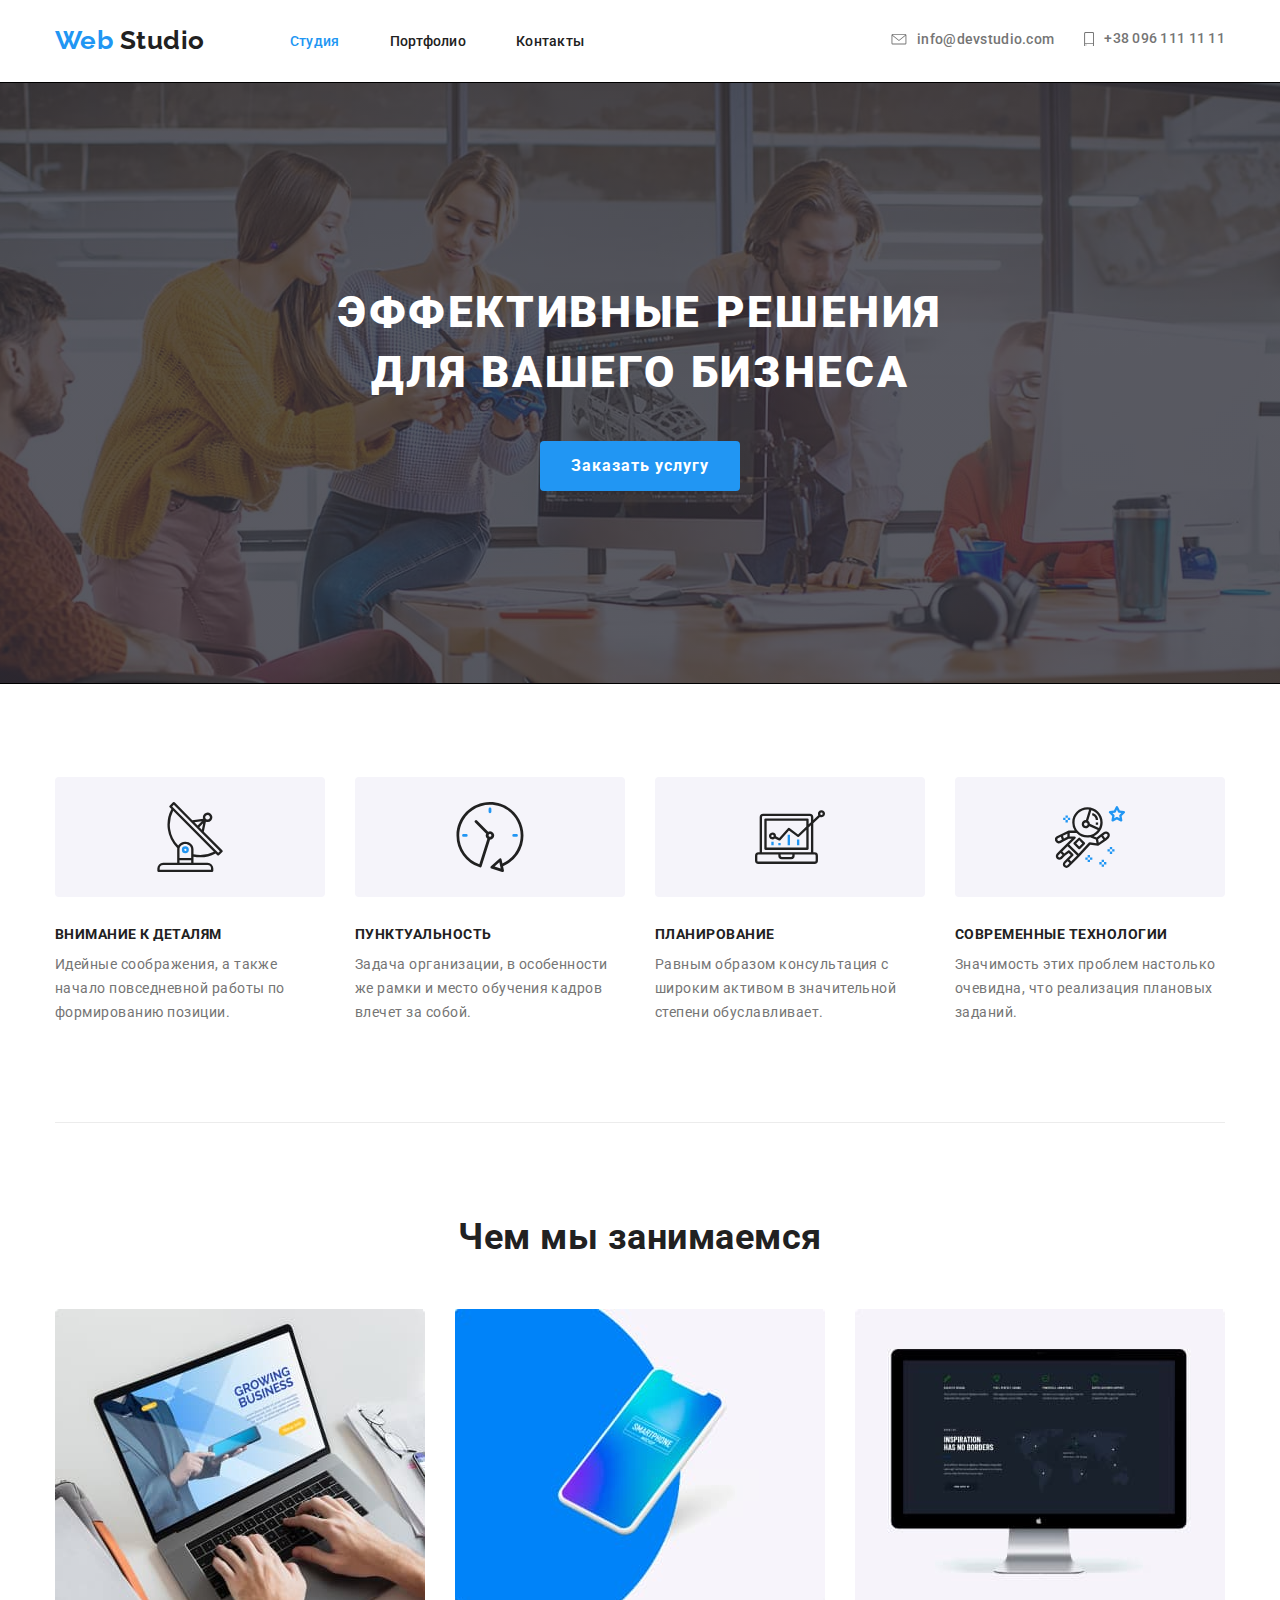
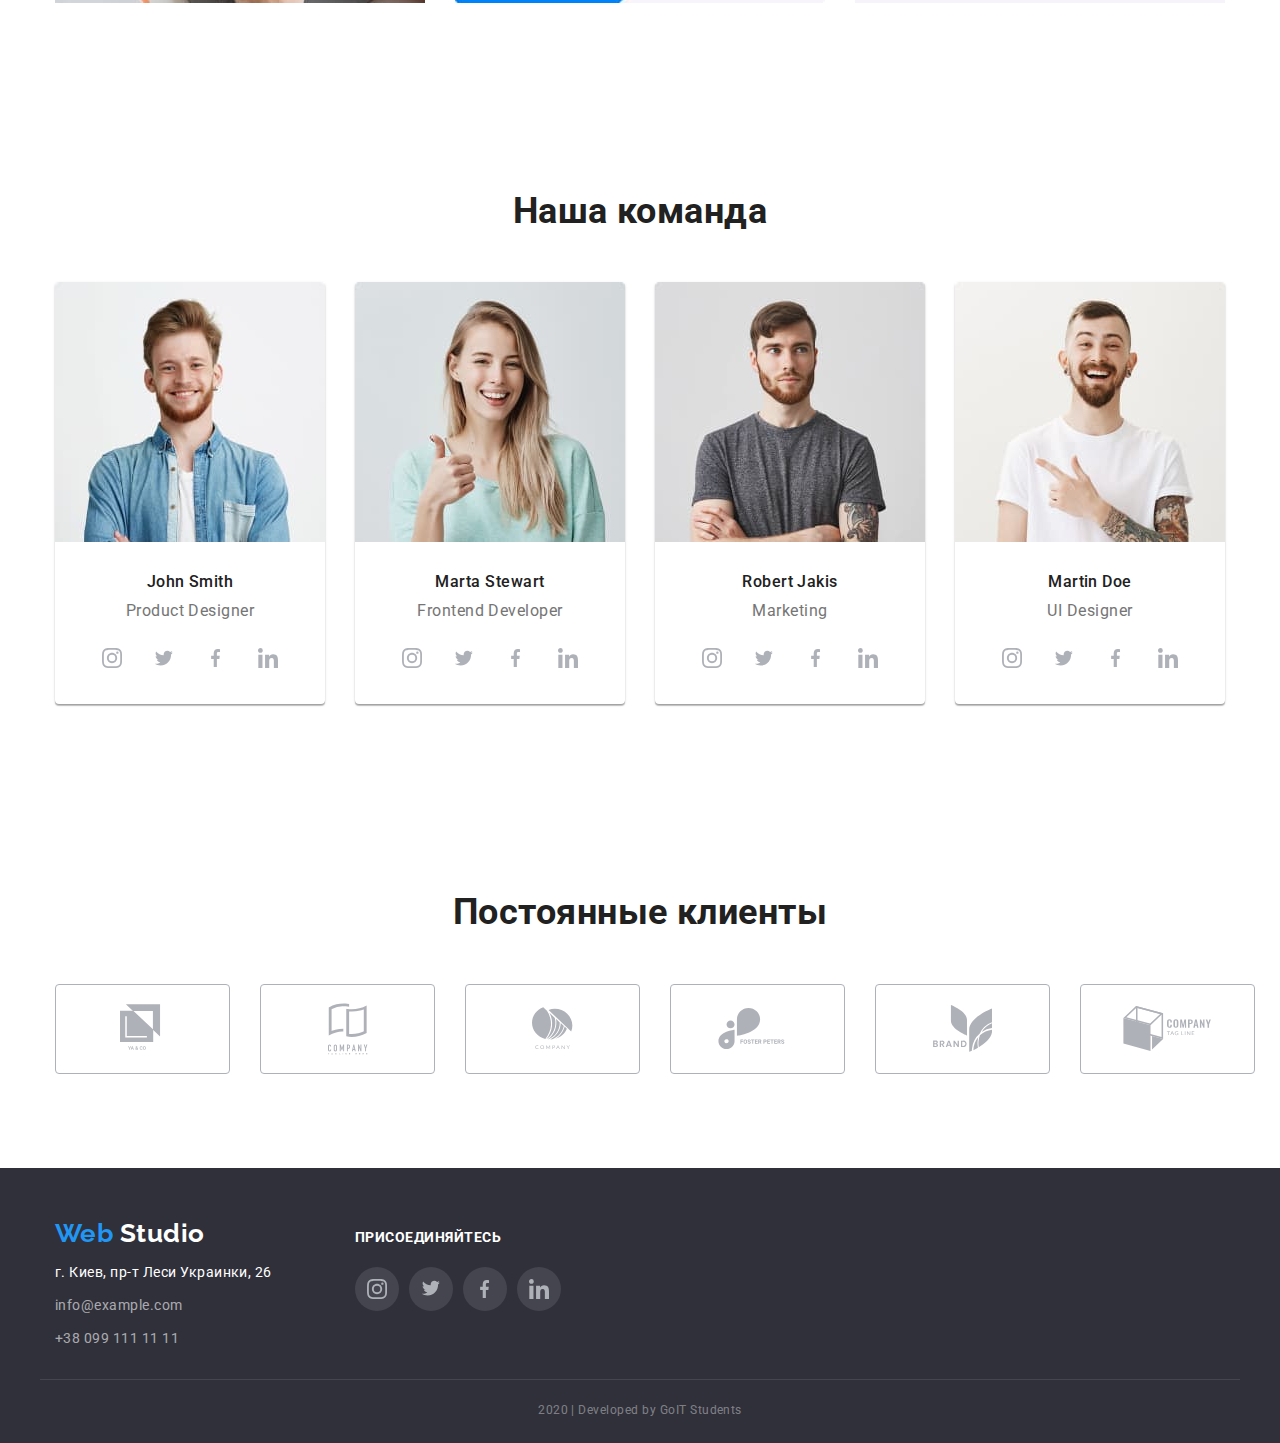
<file: index.html>
<!DOCTYPE html>
<html lang="ru">
  <head>
    <meta charset="UTF-8" />
    <meta name="viewport" content="width=device-width, initial-scale=1.0" />
    <title>Document</title>
    <link
      rel="stylesheet"
      href="//fonts.googleapis.com/css2?family=Raleway:wght@700&family=Roboto:wght@400;500;700&display=swap"
    />
    <link
      rel="stylesheet"
      href="https://cdnjs.cloudflare.com/ajax/libs/modern-normalize/0.6.0/modern-normalize.min.css"
    />
    <link rel="stylesheet" href="./css/styles.css" />
  </head>
  <body>
    <header class="border-nav">
      <div class="site-header container">
        <nav class="site-nav">
          <a href="./index.html" class="site-logo"> <span>Web</span> Studio</a>

          <ul class="site-list">
            <li class="item">
              <a href="./index.html" class="list-item active-page">Студия</a>
            </li>
            <li class="item">
              <a href="./portfolio.html" class="list-item">Портфолио</a>
            </li>
            <li class="item"><a href="" class="list-item">Контакты</a></li>
          </ul>
        </nav>

        <address>
          <ul class="site-contacts">
            <li class="contacts-item">
              <a href="mailto:info@devstudio.com" class="contacts-link">
                <svg class="icon-contact" width="16px" height="11.2px">
                  <use href="./img/sprite.svg#icon-mail"></use>
                </svg>
                info@devstudio.com
              </a>
            </li>
            <li class="contacts-item">
              <a href="tel:+380961111111" class="contacts-link"
                ><svg class="icon-contact" width="10px" height="14.94px">
                  <use href="./img/sprite.svg#icon-telephone"></use>
                </svg>
                +38 096 111 11 11</a
              >
            </li>
          </ul>
        </address>
      </div>
    </header>

    <main>
      <!--Секция герой-->

      <section>
        <div class="hero-overlay">
          <div class="hero container">
            <h1 class="hero-title">
              эффективные решения <br />
              для вашего бизнеса
            </h1>
            <button class="button-hero">Заказать услугу</button>
          </div>
        </div>
      </section>
      <!--Преимущества-->
      <section class="advantages">
        <div class="container">
          <h2 class="accessibility">Преимущества комапании</h2>
          <ul class="advantages-list">
            <li class="advantages-item">
              <div class="block-advantages">
                <svg class="icon-advantages" width="70" height="70">
                  <use href="./img/sprite.svg#icon-satelite"></use>
                </svg>
              </div>
              <h3 class="advantages-title">Внимание к деталям</h3>
              <p class="advantages-text">
                Идейные соображения, а также начало повседневной работы по
                формированию позиции.
              </p>
            </li>

            <li class="advantages-item">
              <div class="block-advantages">
                <svg class="icon-advantages" width="70" height="70">
                  <use href="./img/sprite.svg#icon-clock"></use>
                </svg>
              </div>
              <h3 class="advantages-title">Пунктуальность</h3>
              <p class="advantages-text">
                Задача организации, в особенности же рамки и место обучения
                кадров влечет за собой.
              </p>
            </li>
            <li class="advantages-item">
              <div class="block-advantages">
                <svg class="icon-advantages" width="70" height="70">
                  <use href="./img/sprite.svg#icon-computer"></use>
                </svg>
              </div>
              <h3 class="advantages-title">Планирование</h3>
              <p class="advantages-text">
                Равным образом консультация с широким активом в значительной
                степени обуславливает.
              </p>
            </li>
            <li class="advantages-item">
              <div class="block-advantages">
                <svg class="icon-advantages" width="70" height="70">
                  <use href="./img/sprite.svg#icon-astronaut"></use>
                </svg>
              </div>
              <h3 class="advantages-title">Современные технологии</h3>
              <p class="advantages-text">
                Значимость этих проблем настолько очевидна, что реализация
                плановых заданий.
              </p>
            </li>
          </ul>
        </div>
      </section>
      <!--Чем мы занимаемся-->
      <section class="we-do">
        <div class="container">
          <h2 class="title">
            Чем мы занимаемся
          </h2>

          <ul class="we-do-list">
            <li class="we-do-item">
              <img
                src="./img/laptop.jpg"
                alt="Изображение компьютера"
                width="370"
                height="294"
                class="img-block"
              />
              <div class="we-do-title-box">
                <h3 class="we-do-title">Десктопные приложения</h3>
              </div>
            </li>
            <li class="we-do-item">
              <img
                src="./img/cellphone.jpg"
                alt="Изображение телефона"
                width="370"
                height="294"
                class="img-block"
              />
              <div class="we-do-title-box">
                <h3 class="we-do-title">Мобильные приложения</h3>
              </div>
            </li>
            <li class="we-do-item">
              <img
                src="./img/monitor.jpg"
                alt="Изображение монитора с кодом на эране"
                width="370"
                height="294"
                class="img-block"
              />
              <div class="we-do-title-box">
                <h3 class="we-do-title">Дизайнерские решения</h3>
              </div>
            </li>
          </ul>
        </div>
      </section>
      <!--Наша команда-->
      <section class="team">
        <div class="container">
          <h2 class="title">Наша команда</h2>

          <ul class="team-list">
            <li class="team-item">
              <img
                src="./img/JohnSmith.jpg"
                alt="Фотография Джона Смита "
                width="270"
                height="260"
                class="photo-member img-block"
              />
              <h3 class="team-member">John Smith</h3>
              <p class="member-specialty">Product Designer</p>
              <ul class="social-networks">
                <li class="icon-radius">
                  <a href="" class="social-networks-item">
                    <svg class="icon-social" width="20px" height="20px">
                      <use href="./img/sprite.svg#icon-instagram"></use>
                    </svg>
                  </a>
                </li>
                <li class="icon-radius">
                  <a href="" class="social-networks-item">
                    <svg class="icon-social" width="20px" height="16.25px">
                      <use href="./img/sprite.svg#icon-twitter"></use>
                    </svg>
                  </a>
                </li>
                <li class="icon-radius">
                  <a href="" class="social-networks-item">
                    <svg class="icon-social" width="10px" height="20px">
                      <use href="./img/sprite.svg#icon-facebook"></use>
                    </svg>
                  </a>
                </li>
                <li class="icon-radius">
                  <a href="" class="social-networks-item">
                    <svg class="icon-social" width="20px" height="20px">
                      <use href="./img/sprite.svg#icon-linkedin"></use>
                    </svg>
                  </a>
                </li>
              </ul>
            </li>
            <li class="team-item">
              <img
                src="./img/MartaStewart.jpg"
                alt="Фотография Марты Стюарт "
                width="270"
                height="260"
                class="photo-member img-block"
              />
              <h3 class="team-member">Marta Stewart</h3>
              <p class="member-specialty">Frontend Developer</p>
              <ul class="social-networks">
                <li class="icon-radius">
                  <a href="" class="social-networks-item">
                    <svg class="icon-social" width="20px" height="20px">
                      <use href="./img/sprite.svg#icon-instagram"></use>
                    </svg>
                  </a>
                </li>
                <li class="icon-radius">
                  <a href="" class="social-networks-item">
                    <svg class="icon-social" width="20px" height="16.25px">
                      <use href="./img/sprite.svg#icon-twitter"></use>
                    </svg>
                  </a>
                </li>
                <li class="icon-radius">
                  <a href="" class="social-networks-item">
                    <svg class="icon-social" width="10px" height="20px">
                      <use href="./img/sprite.svg#icon-facebook"></use>
                    </svg>
                  </a>
                </li>
                <li class="icon-radius">
                  <a href="" class="social-networks-item">
                    <svg class="icon-social" width="20px" height="20px">
                      <use href="./img/sprite.svg#icon-linkedin"></use>
                    </svg>
                  </a>
                </li>
              </ul>
            </li>
            <li class="team-item">
              <img
                src="./img/RobertJakis.jpg"
                alt="Фотография Роберта Якиса "
                width="270"
                height="260"
                class="photo-member img-block"
              />
              <h3 class="team-member">Robert Jakis</h3>
              <p class="member-specialty">Marketing</p>
              <ul class="social-networks">
                <li class="icon-radius">
                  <a href="" class="social-networks-item">
                    <svg class="icon-social" width="20px" height="20px">
                      <use href="./img/sprite.svg#icon-instagram"></use>
                    </svg>
                  </a>
                </li>
                <li class="icon-radius">
                  <a href="" class="social-networks-item">
                    <svg class="icon-social" width="20px" height="16.25px">
                      <use href="./img/sprite.svg#icon-twitter"></use>
                    </svg>
                  </a>
                </li>
                <li class="icon-radius">
                  <a href="" class="social-networks-item">
                    <svg class="icon-social" width="10px" height="20px">
                      <use href="./img/sprite.svg#icon-facebook"></use>
                    </svg>
                  </a>
                </li>
                <li class="icon-radius">
                  <a href="" class="social-networks-item">
                    <svg class="icon-social" width="20px" height="20px">
                      <use href="./img/sprite.svg#icon-linkedin"></use>
                    </svg>
                  </a>
                </li>
              </ul>
            </li>
            <li class="team-item">
              <img
                src="./img/MartinDoe.jpg"
                alt="Фотография Мартина До "
                width="270"
                height="260"
                class="photo-member img-block"
              />
              <h3 class="team-member">Martin Doe</h3>
              <p class="member-specialty">UI Designer</p>
              <ul class="social-networks">
                <li class="icon-radius">
                  <a href="" class="social-networks-item">
                    <svg class="icon-social" width="20px" height="20px">
                      <use href="./img/sprite.svg#icon-instagram"></use>
                    </svg>
                  </a>
                </li>
                <li class="icon-radius">
                  <a href="" class="social-networks-item">
                    <svg class="icon-social" width="20px" height="16.25px">
                      <use href="./img/sprite.svg#icon-twitter"></use>
                    </svg>
                  </a>
                </li>
                <li class="icon-radius">
                  <a href="" class="social-networks-item">
                    <svg class="icon-social" width="10px" height="20px">
                      <use href="./img/sprite.svg#icon-facebook"></use>
                    </svg>
                  </a>
                </li>
                <li class="icon-radius">
                  <a href="" class="social-networks-item">
                    <svg class="icon-social" width="20px" height="20px">
                      <use href="./img/sprite.svg#icon-linkedin"></use>
                    </svg>
                  </a>
                </li>
              </ul>
            </li>
          </ul>
        </div>
      </section>
      <!--Постоянные клиенты-->
      <section class="our-clients">
        <div class="clients container">
          <h2 class="title">Постоянные клиенты</h2>
          <ul class="list">
            <li class="client-item">
              <a href="" class="client-link">
                <svg class="icon-clients" width="44.27" height="49.23">
                  <use href="./img/sprite.svg#icon-client1"></use>
                </svg>
              </a>
            </li>
            <li class="client-item">
              <a href="" class="client-link">
                <svg class="icon-clients" width="40" height="52">
                  <use href="./img/sprite.svg#icon-client2"></use>
                </svg>
              </a>
            </li>
            <li class="client-item">
              <a href="" class="client-link">
                <svg class="icon-clients" width="41" height="42.6">
                  <use href="./img/sprite.svg#icon-client3"></use>
                </svg>
              </a>
            </li>
            <li class="client-item">
              <a href="" class="client-link">
                <svg class="icon-clients" width="79.66" height="42.02">
                  <use href="./img/sprite.svg#icon-client4"></use>
                </svg>
              </a>
            </li>
            <li class="client-item">
              <a href="" class="client-link">
                <svg class="icon-clients" width="59" height="47">
                  <use href="./img/sprite.svg#icon-client5"></use>
                </svg>
              </a>
            </li>

            <li class="client-item">
              <a href="" class="client-link">
                <svg class="icon-clients" width="88.84" height="45.44">
                  <use href="./img/sprite.svg#icon-client6"></use>
                </svg>
              </a>
            </li>
          </ul>
        </div>
      </section>
    </main>

    <footer>
      <section class="section-footer">
        <div class="down container">
          <div class="address-flex">
            <a href="" class="site-logo"
              ><span>Web</span> <span class="studio-color">Studio</span>
            </a>
            <address class="address">
              <p class="street">г. Киев, пр-т Леси Украинки, 26</p>
              <ul class="address-list">
                <li class="item">
                  <a href="mailto:info@example.com" class="footer-contacts"
                    >info@example.com</a
                  >
                </li>
                <li class="item">
                  <a href="tel:+380991111111" class="footer-contacts"
                    >+38 099 111 11 11</a
                  >
                </li>
              </ul>
            </address>
          </div>
          <div class="footer-flex">
            <h3 class="follow">Присоединяйтесь</h3>

            <ul class="social-networks-footer">
              <li class="icon-radius">
                <a href="" class="social-networks-item">
                  <svg class="icon-social" width="20px" height="20px">
                    <use href="./img/sprite.svg#icon-instagram"></use>
                  </svg>
                </a>
              </li>
              <li class="icon-radius">
                <a href="" class="social-networks-item">
                  <svg class="icon-social" width="20px" height="16.25px">
                    <use href="./img/sprite.svg#icon-twitter"></use>
                  </svg>
                </a>
              </li>
              <li class="icon-radius">
                <a href="" class="social-networks-item">
                  <svg class="icon-social" width="10px" height="20px">
                    <use href="./img/sprite.svg#icon-facebook"></use>
                  </svg>
                </a>
              </li>
              <li class="icon-radius">
                <a href="" class="social-networks-item">
                  <svg class="icon-social" width="20px" height="20px">
                    <use href="./img/sprite.svg#icon-linkedin"></use>
                  </svg>
                </a>
              </li>
            </ul>
          </div>
        </div>
        <div class="footnote">
          <p>2020 | Developed by GoIT Students</p>
        </div>
      </section>
    </footer>
  </body>
</html>
<!-- check check check -->
</file>
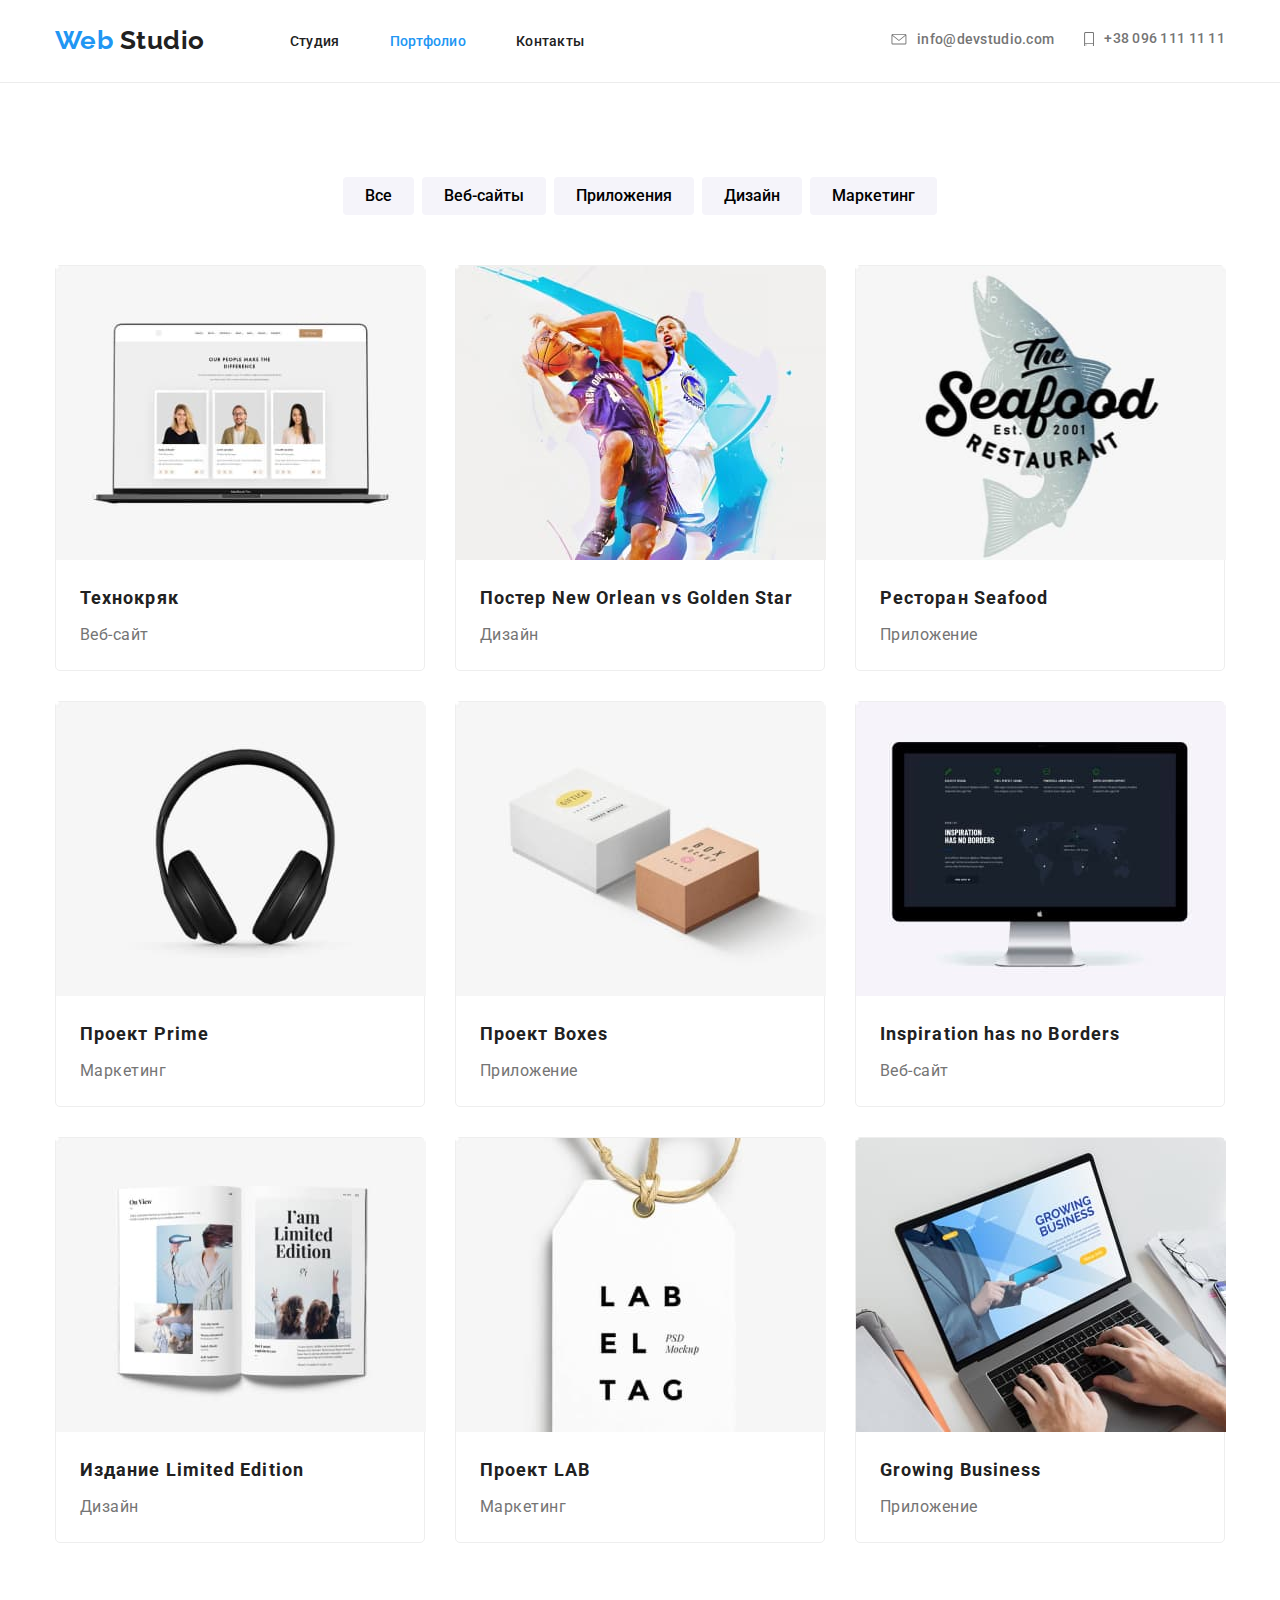
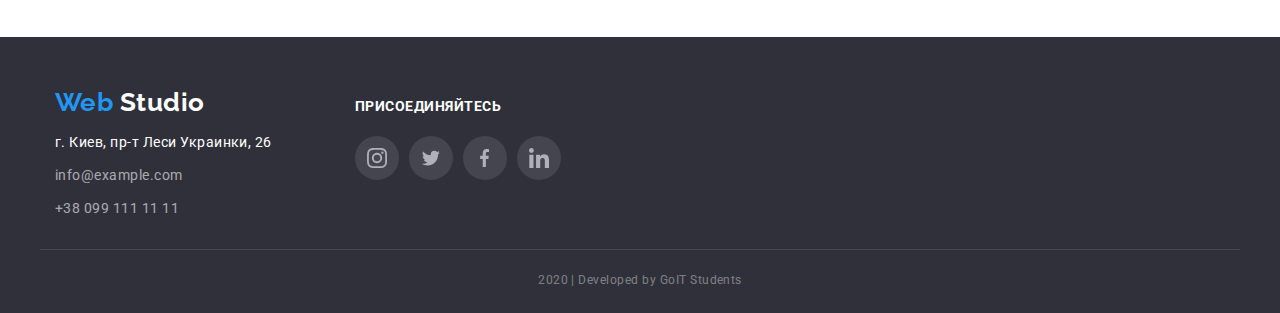
<file: portfolio.html>
<!DOCTYPE html>
<html lang="ru">
  <head>
    <meta charset="UTF-8" />
    <meta name="viewport" content="width=device-width, initial-scale=1.0" />
    <title>Portfolio</title>
    <link
      rel="stylesheet"
      href="//fonts.googleapis.com/css2?family=Raleway:wght@700&family=Roboto:wght@400;500;700&display=swap"
    />
    <link
      rel="stylesheet"
      href="https://cdnjs.cloudflare.com/ajax/libs/modern-normalize/0.6.0/modern-normalize.min.css"
    />
    <link rel="stylesheet" href="./css/styles.css" />
  </head>

  <body>
    <header class="border-nav">
      <div class="site-header container">
        <nav class="site-nav">
          <a href="./index.html" class="site-logo"> <span>Web</span> Studio</a>

          <ul class="site-list">
            <li class="item">
              <a href="./index.html" class="list-item">Студия</a>
            </li>
            <li class="item">
              <a href="./portfolio.html" class="list-item active-page"
                >Портфолио</a
              >
            </li>
            <li class="item"><a href="" class="list-item">Контакты</a></li>
          </ul>
        </nav>

        <address>
          <ul class="site-contacts">
            <li class="contacts-item">
              <a href="mailto:info@devstudio.com" class="contacts-link">
                <svg class="icon-contact" width="16px" height="11.2px">
                  <use href="./img/sprite.svg#icon-mail"></use>
                </svg>
                info@devstudio.com
              </a>
            </li>
            <li class="contacts-item">
              <a href="tel:+380961111111" class="contacts-link"
                ><svg class="icon-contact" width="10px" height="14.94px">
                  <use href="./img/sprite.svg#icon-telephone"></use>
                </svg>
                +38 096 111 11 11</a
              >
            </li>
          </ul>
        </address>
      </div>
    </header>

    <main>
      <section>
        <!-- Навигация портфоли -->

        <div class="container">
          <h1 class="accessibility">Портфолио нашей команды</h1>
          <ul class="choice-list">
            <li class="item">
              <button type="button" class="choice-item">Все</button>
            </li>
            <li class="item">
              <button type="button" class="choice-item">Веб-сайты</button>
            </li>
            <li class="item">
              <button type="button" class="choice-item">Приложения</button>
            </li>
            <li class="item">
              <button type="button" class="choice-item">Дизайн</button>
            </li>
            <li class="item">
              <button type="button" class="choice-item">Маркетинг</button>
            </li>
          </ul>
        </div>
      </section>

      <!-- Портфолио команды -->
      <section>
        <div class="container">
          <ul class="portfolio">
            <li class="portfoli-item">
              <a href=""
                ><img
                  src="./img/laptop_second.jpg "
                  alt="Изображение нотбука с открытым сайтом"
                  width="370"
                  height="294"
                  class="img-portfolio img-block"
                />
                <div class="portfolio-block">
                  <h2 class="portfolio-title">Технокряк</h2>
                  <p class="portfolio-description">Веб-сайт</p>
                </div>

                <p class="portfolio-text">
                  Технокряк это современная площадка распространения
                  коронавируса. Компании используют эту платформу для цифрового
                  шпионажа и атак на защищённые сервера конкурентов.
                </p></a
              >
            </li>
            <li class="portfoli-item">
              <a href=""
                ><img
                  src="./img/poster_basketball.jpg"
                  alt="Постер с изображение баскетболистов"
                  width="370"
                  height="294"
                  class="img-portfolio img-block"
                />
                <div class="portfolio-block">
                  <h2 class="portfolio-title">
                    Постер New Orlean vs Golden Star
                  </h2>
                  <p class="portfolio-description">Дизайн</p>
                </div>

                <p class="portfolio-text">
                  Технокряк это современная площадка распространения
                  коронавируса. Компании используют эту платформу для цифрового
                  шпионажа и атак на защищённые сервера конкурентов.
                </p></a
              >
            </li>
            <li class="portfoli-item">
              <a href=""
                ><img
                  src="./img/seafood.jpg"
                  alt="Логотип ресторана морской еды"
                  width="370"
                  height="294"
                  class="img-portfolio img-block"
                />
                <div class="portfolio-block">
                  <h2 class="portfolio-title">Ресторан Seafood</h2>
                  <p class="portfolio-description">Приложение</p>
                </div>

                <p class="portfolio-text">
                  Технокряк это современная площадка распространения
                  коронавируса. Компании используют эту платформу для цифрового
                  шпионажа и атак на защищённые сервера конкурентов.
                </p></a
              >
            </li>
            <li class="portfoli-item">
              <a href="" class="portfolio-link"
                ><img
                  src="./img/headphones.jpg"
                  alt="Изображение наушников"
                  width="370"
                  height="294"
                  class="img-portfolio img-block"
                />
                <div class="portfolio-block">
                  <h2 class="portfolio-title">Проект Prime</h2>
                  <p class="portfolio-description">Маркетинг</p>
                </div>

                <p class="portfolio-text">
                  Технокряк это современная площадка распространения
                  коронавируса. Компании используют эту платформу для цифрового
                  шпионажа и атак на защищённые сервера конкурентов.
                </p></a
              >
            </li>
            <li class="portfoli-item">
              <a href=""
                ><img
                  src="./img/boxes.jpg"
                  alt="Изображение коробок"
                  width="370"
                  height="294"
                  class="img-portfolio img-block"
                />
                <div class="portfolio-block">
                  <h2 class="portfolio-title">Проект Boxes</h2>
                  <p class="portfolio-description">Приложение</p>
                </div>

                <p class="portfolio-text">
                  Технокряк это современная площадка распространения
                  коронавируса. Компании используют эту платформу для цифрового
                  шпионажа и атак на защищённые сервера конкурентов.
                </p></a
              >
            </li>

            <li class="portfoli-item">
              <a href=""
                ><img
                  src="./img/monitor.jpg"
                  alt="Изображение монитора с открытым сайтом"
                  width="370"
                  height="294"
                  class="img-portfolio img-block"
                />
                <div class="portfolio-block">
                  <h2 class="portfolio-title">Inspiration has no Borders</h2>
                  <p class="portfolio-description">Веб-сайт</p>
                </div>

                <p class="portfolio-text">
                  Технокряк это современная площадка распространения
                  коронавируса. Компании используют эту платформу для цифрового
                  шпионажа и атак на защищённые сервера конкурентов.
                </p></a
              >
            </li>
            <li class="portfoli-item">
              <a href=""
                ><img
                  src="./img/book.jpg"
                  alt="Изображение книги"
                  width="370"
                  height="294"
                  class="img-portfolio img-block"
                />
                <div class="portfolio-block">
                  <h2 class="portfolio-title">Издание Limited Edition</h2>
                  <p class="portfolio-description">Дизайн</p>
                </div>

                <p class="portfolio-text">
                  Технокряк это современная площадка распространения
                  коронавируса. Компании используют эту платформу для цифрового
                  шпионажа и атак на защищённые сервера конкурентов.
                </p></a
              >
            </li>
            <li class="portfoli-item">
              <a href=""
                ><img
                  src="./img/labeltag.jpg"
                  alt="Изображенеи бумажного ярлыка"
                  width="370"
                  height="294"
                  class="img-portfolio img-block"
                />
                <div class="portfolio-block">
                  <h2 class="portfolio-title">Проект LAB</h2>
                  <p class="portfolio-description">Маркетинг</p>
                </div>

                <p class="portfolio-text">
                  Технокряк это современная площадка распространения
                  коронавируса. Компании используют эту платформу для цифрового
                  шпионажа и атак на защищённые сервера конкурентов.
                </p></a
              >
            </li>
            <li class="portfoli-item">
              <a href=""
                ><img
                  src="./img/laptop.jpg"
                  alt="Изображение ноутбука"
                  width="370"
                  height="294"
                  class="img-portfolio img-block"
                />
                <div class="portfolio-block">
                  <h2 class="portfolio-title">Growing Business</h2>
                  <p class="portfolio-description">Приложение</p>
                </div>

                <p class="portfolio-text">
                  Технокряк это современная площадка распространения
                  коронавируса. Компании используют эту платформу для цифрового
                  шпионажа и атак на защищённые сервера конкурентов.
                </p></a
              >
            </li>
          </ul>
        </div>
      </section>
    </main>
    <footer>
      <section class="section-footer">
        <div class="down container">
          <div class="address-flex">
            <a href="" class="site-logo"
              ><span>Web</span> <span class="studio-color">Studio</span>
            </a>
            <address class="address">
              <p class="street">г. Киев, пр-т Леси Украинки, 26</p>
              <ul class="address-list">
                <li class="item">
                  <a href="mailto:info@example.com" class="footer-contacts"
                    >info@example.com</a
                  >
                </li>
                <li class="item">
                  <a href="tel:+380991111111" class="footer-contacts"
                    >+38 099 111 11 11</a
                  >
                </li>
              </ul>
            </address>
          </div>
          <div class="footer-flex">
            <h3 class="follow">Присоединяйтесь</h3>

            <ul class="social-networks-footer">
              <li class="icon-radius">
                <a href="" class="social-networks-item">
                  <svg class="icon-social" width="20px" height="20px">
                    <use href="./img/sprite.svg#icon-instagram"></use>
                  </svg>
                </a>
              </li>
              <li class="icon-radius">
                <a href="" class="social-networks-item">
                  <svg class="icon-social" width="20px" height="16.25px">
                    <use href="./img/sprite.svg#icon-twitter"></use>
                  </svg>
                </a>
              </li>
              <li class="icon-radius">
                <a href="" class="social-networks-item">
                  <svg class="icon-social" width="10px" height="20px">
                    <use href="./img/sprite.svg#icon-facebook"></use>
                  </svg>
                </a>
              </li>
              <li class="icon-radius">
                <a href="" class="social-networks-item">
                  <svg class="icon-social" width="20px" height="20px">
                    <use href="./img/sprite.svg#icon-linkedin"></use>
                  </svg>
                </a>
              </li>
            </ul>
          </div>
        </div>
        <div class="footnote">
          <p>2020 | Developed by GoIT Students</p>
        </div>
      </section>
    </footer>
  </body>
</html>
</file>
<file: css/styles.css>
/* font-family: 'Roboto', sans-serif;
font-family: 'Raleway', sans-serif; */

:root {
  --primary-text-color: #757575;
  --title-text-color: #212121;
  --primary-white-color: #ffffff;
  --accent-color: #2196f3;
  --button-primary-color: #f5f4fa;
  --button-focus-color: #2196f3;
}

body {
  background-color: #ffffff;
  color: var(--title-text-color);
  font-family: Roboto, sans-serif;
  letter-spacing: 0.03em;
}
a {
  text-decoration: none;
}
li {
  list-style-type: none;
}
ul {
  padding: 0px;
}
h1,
h2,
h3,
h4,
h5 {
  margin: 0;
  padding: 0;
}
.accessibility {
  display: none;
}
.img-block {
  display: block;
}

.title {
  font-weight: 700;
  font-size: 36px;
  text-align: center;
  margin-bottom: 50px;
  /* outline: 2px solid tomato; */
}

.container {
  margin-left: auto;
  margin-right: auto;
  width: 1200px;
  padding-left: 15px;
  padding-right: 15px;
  /* outline: 2px solid tomato; */
}
.border-nav {
  border-bottom: 1px solid #ececec;
}

.site-header {
  display: flex;
  justify-content: space-between;

  align-items: center;
}
.site-nav {
  display: flex;
  align-items: center;
}

/* Лого сайта */
.site-logo {
  margin-right: 85px;
}
.site-logo {
  color: var(--title-text-color);

  font-family: Raleway, sans-serif;

  font-weight: 700;
  font-size: 26px;
  line-height: 1.37;
}
.site-logo span {
  color: var(--accent-color);
}
/* адрес относиться к логотипу футера*/
.site-logo .studio-color {
  color: var(--primary-white-color);
}

/* Список навигации страниц сайта */
.site-list .list-item {
  color: var(--title-text-color);

  font-weight: 500;
  font-size: 14px;
  line-height: 1.14;
  letter-spacing: 0.02em;
}
.site-list .list-item:hover,
.site-list .list-item:focus {
  color: var(--accent-color);
}
.list-item {
  padding-top: 32px;
  padding-bottom: 32px;
}
.site-list {
  display: flex;
  padding: 0px;
  margin: 0px;
  padding-top: 32px;
  padding-bottom: 32px;

  align-items: center;
}
.site-list .item {
  margin-right: 50px;
}
.site-list .item:nth-child(3n) {
  margin-right: 0px;
}

/* Список контактов с представителями сайта */
.contacts-link {
  display: block;
  display: inline-flex;
  align-items: center;
  color: var(--primary-text-color);
  font-style: normal;
  font-weight: 500;
  font-size: 14px;
  line-height: 1.14px;
  letter-spacing: 0.02em;
}
.contacts-link:hover,
.contacts-link:focus {
  color: var(--accent-color);
}
.site-contacts {
  display: flex;

  padding: 0px;
  margin: 0px;
}
.contacts-item:not(:last-child) {
  margin-right: 30px;
}
/* .contacts-item {
  display: flex;
  align-items: center;
} */
.icon-contact {
  fill: currentColor;
  margin-right: 10px;
}

/* Герой */
.hero {
  padding-top: 200px;
  height: 600px;
  text-align: center;
}
.hero-overlay {
  max-width: 1600px;
  height: 600px;
  margin-left: auto;
  margin-right: auto;
  outline: 1px solid black;
  background-image: linear-gradient(
      to right,
      rgba(47, 48, 58, 0.8),
      rgba(47, 48, 58, 0.8)
    ),
    url(../img/hero-pic.jpg);

  background-repeat: no-repeat;
  background-position: center;
  background-size: cover;
}
.hero-title {
  margin: 0;

  margin-bottom: 38px;
  color: var(--primary-white-color);

  font-weight: 900;
  font-size: 44px;
  line-height: 1.36;

  text-align: center;
  letter-spacing: 0.06em;
  text-transform: uppercase;
}

.button-hero {
  height: 50px;
  min-width: 200px;
  padding: 0;
  background-color: var(--accent-color);
  color: var(--primary-white-color);

  font-weight: 700;
  font-size: 16px;
  line-height: 1.87;

  letter-spacing: 0.06em;
  border-width: 0px;
}
.button-hero:focus {
  color: var(--primary-white-color);
}

/* Преимущества */
.advantages {
  padding-top: 94px;
}

.advantages h2 {
  text-align: center;
}
.advantages-list {
  display: flex;

  margin: 0px;
  padding-bottom: 94px;
  border-bottom: 1px solid #ececec;
}
.block-advantages {
  display: block;
  display: flex;
  justify-content: center;
  align-items: center;
  width: 270px;
  height: 120px;

  background-color: #f5f4fa;
  border-radius: 4px;
  margin-bottom: 30px;
}

.advantages-item {
  width: 270px;
  height: 251px;
}
.advantages-item {
  margin-right: 30px;
}
.advantages-item:nth-child(4n) {
  margin-right: 0px;
}

.advantages-title {
  margin: 0px;

  padding: 0px;
  margin-bottom: 10px;
  font-weight: 700;
  font-size: 14px;
  line-height: 1.14;

  text-transform: uppercase;
}

.advantages-text {
  color: var(--primary-text-color);

  font-weight: normal;
  font-size: 14px;
  line-height: 1.71;
  margin: 0px;
}
/* Чем мы занимаемся */
.we-do {
  padding-top: 94px;
  padding-bottom: 94px;
}
.we-do .title {
  margin-bottom: 50px;
}
.we-do-list {
  display: flex;
  margin-top: 0px;
  margin-bottom: 0px;
}
.we-do-item {
  width: 370px;
  height: 294px;
  margin-right: 30px;
}
.we-do-list .we-do-item:nth-child(3) {
  margin-right: 0px;
}
.we-do-title,
.follow {
  color: var(--primary-white-color);

  font-weight: 700;
  font-size: 14px;
  line-height: 1.14;

  text-transform: uppercase;
}
.we-do-title {
  text-align: center;
}
.we-do-title-box {
  padding-top: 27px;
  padding-bottom: 27px;
}

.team {
  padding-top: 94px;
  padding-bottom: 94px;
}
.team-title {
  margin-bottom: 50px;
}
.team-list {
  display: flex;

  margin-top: 0px;
  margin-bottom: 0px;
}
.team-item {
  margin-right: 30px;
  padding-bottom: 24px;
  box-shadow: 0px 2px 1px rgba(0, 0, 0, 0.2), 0px 1px 1px rgba(0, 0, 0, 0.14),
    0px 1px 3px rgba(0, 0, 0, 0.12);
  border-radius: 4px;
}
.team-list .team-item:nth-child(4) {
  margin-right: 0px;
}
.photo-member {
  margin-bottom: 30px;
}
.team-member {
  margin-bottom: 10px;
  font-weight: 500;
  font-size: 16px;
  line-height: 1.19;

  text-align: center;
}
.member-specialty {
  margin: 0px;
  margin-bottom: 16px;
  text-align: center;
  color: var(--primary-text-color);

  font-weight: 400;
  font-size: 16px;
  line-height: 1.19;
}
/* Ссылки на социальные сети */
.social-networks-item {
  display: flex;
  align-items: center;
  justify-content: center;
  color: #afb1b8;
  width: 44px;
  height: 44px;
  border-radius: 50%;
}
.social-networks-item:hover,
.social-networks-item:focus {
  color: #fff;
  background-color: var(--accent-color);
}
.icon-social {
  fill: currentColor;
}
.social-networks {
  display: flex;
  margin-right: auto;
  margin-left: auto;
  justify-content: space-around;
  align-items: center;

  padding: 0px;
  width: 207px;
  height: 44px;
}
.social-networks-footer {
  display: flex;
  margin: 0;

  justify-content: space-around;
  align-items: center;
}

.icon-radius {
  display: flex;
  justify-content: center;
  align-items: center;
  border-radius: 100px;
  background: rgba(255, 255, 255, 0.1);
  width: 44px;
  height: 44px;
}
.social-networks-footer .icon-radius {
  margin-right: 10px;
}
.social-networks-footer .icon-radius:nth-child(4) {
  margin-right: 0px;
}
.our-clients {
  padding-top: 94px;
  padding-bottom: 94px;
}
.clients .title {
  margin-bottom: 50px;
}
.clients .list {
  display: flex;
  margin-top: 0px;
  margin-bottom: 0px;
  align-items: center;
}

.client-item {
  display: flex;
  width: 175px;
  height: 90px;
}
.client-item:not(:last-child) {
  margin-right: 30px;
}
.client-link {
  display: block;
  display: flex;
  align-items: center;
  justify-content: center;

  width: 175px;
  height: 90px;
  color: #afb1b8;
  border: 1px solid #afb1b8;
  border-radius: 4px;
}
.client-link:hover,
.client-link:focus {
  color: var(--accent-color);
  border: 1px solid var(--accent-color);
}
.icon-clients {
  fill: currentColor;
}
/* Footer */
.section-footer {
  background: #2f303a;
}
.down {
  padding-top: 48px;
  padding-bottom: 28px;
  border-bottom: 1px solid rgba(255, 255, 255, 0.1);
}

.address {
  font-style: normal;
  font-weight: 400;
  font-size: 14px;
  line-height: 1.71;
}

.street {
  color: var(--primary-white-color);
  font-weight: 400;
  font-size: 14px;
  line-height: 1.71;
  margin: 0px;
  margin-bottom: 9px;
}
.address-flex {
  margin-right: 69px;
  padding-right: 14px;
}
.address-flex .site-logo {
  display: inline-block;
  margin-bottom: 10px;
  margin-right: 0px;
}

.footer-flex .social-networks {
  padding-bottom: 0px;
}

.down {
  display: flex;
  align-items: baseline;
}
.address-list {
  margin: 0px;
  padding: 0px;
}

.footer-contacts {
  display: inline-block;
  color: rgba(255, 255, 255, 0.6);

  font-weight: 400;
  font-size: 14px;
  line-height: 1.71;
}

.address-list li:first-child {
  margin-bottom: 9px;
}
.footer-contacts:focus,
.footer-contacts:hover {
  color: var(--accent-color);
}
.follow {
  margin-bottom: 21px;
}
/* Авторские права */

.footnote p {
  font-weight: 400;
  font-size: 12px;
  line-height: 2;
  color: rgba(255, 255, 255, 0.4);
  margin: 0px;
  margin-top: 18px;
  padding-bottom: 21px;
  text-align: center;
}
/*Страница портфоли main */
.choice-list {
  display: flex;
  justify-content: center;
  margin: 0px;
  padding: 0px;
  padding-top: 94px;
  padding-bottom: 50px;
}
.choice-list .item {
  margin-right: 8px;
}
.choice-item {
  padding: 6px 22px;
  border: 0px;
}
.choice-list .item:nth-child(5n) {
  margin-right: 0px;
}

button {
  padding: 0px;
  background-color: var(--button-primary-color);
  font-family: Roboto;
  font-weight: 500;
  font-size: 16px;
  line-height: 1.62;

  text-align: center;
  border-radius: 4px;
}
button:hover,
button:focus {
  background-color: var(--button-focus-color);
  color: var(--primary-white-color);
}
.portfolio {
  display: flex;
  flex-wrap: wrap;
  margin: 0px;
  padding: 0px;
  padding-bottom: 94px;
}
.portfolio-block {
  width: 370px;
  height: 110px;
  padding: 20px 24px;
}
.portfoli-item {
  width: calc((100% - 60px) / 3);
  margin-right: 30px;
  margin-bottom: 30px;

  border: 1px solid #eeeeee;
  border-radius: 5px;
}
.portfoli-link:focus {
  color: var(--accent-color);
}
.portfoli-item:nth-child(3n) {
  margin-right: 0;
}
.portfoli-item:nth-last-child(-n + 3) {
  margin-bottom: 0;
}
.portfoli-item:hover {
  box-shadow: 1px 4px 6px rgba(0, 0, 0, 0.16), 0px 4px 4px rgba(0, 0, 0, 0.06),
    0px 1px 1px rgba(0, 0, 0, 0.12);
}

.portfolio-title {
  color: var(--title-text-color);

  font-weight: 700;
  font-size: 18px;
  line-height: 2;

  letter-spacing: 0.06em;
  margin-bottom: 4px;
}
.portfolio-description {
  margin: 0px;

  color: var(--primary-text-color);

  font-weight: 400;
  font-size: 16px;
  line-height: 1.87;
}
.portfolio-text {
  color: var(--primary-white-color);

  font-weight: 400;
  font-size: 18px;
  line-height: 1.56;
  display: none;
}

/* Подсвечивание активнрй страницы */
.list-item.active-page {
  color: var(--accent-color);
}
/* check check check */
</file>
